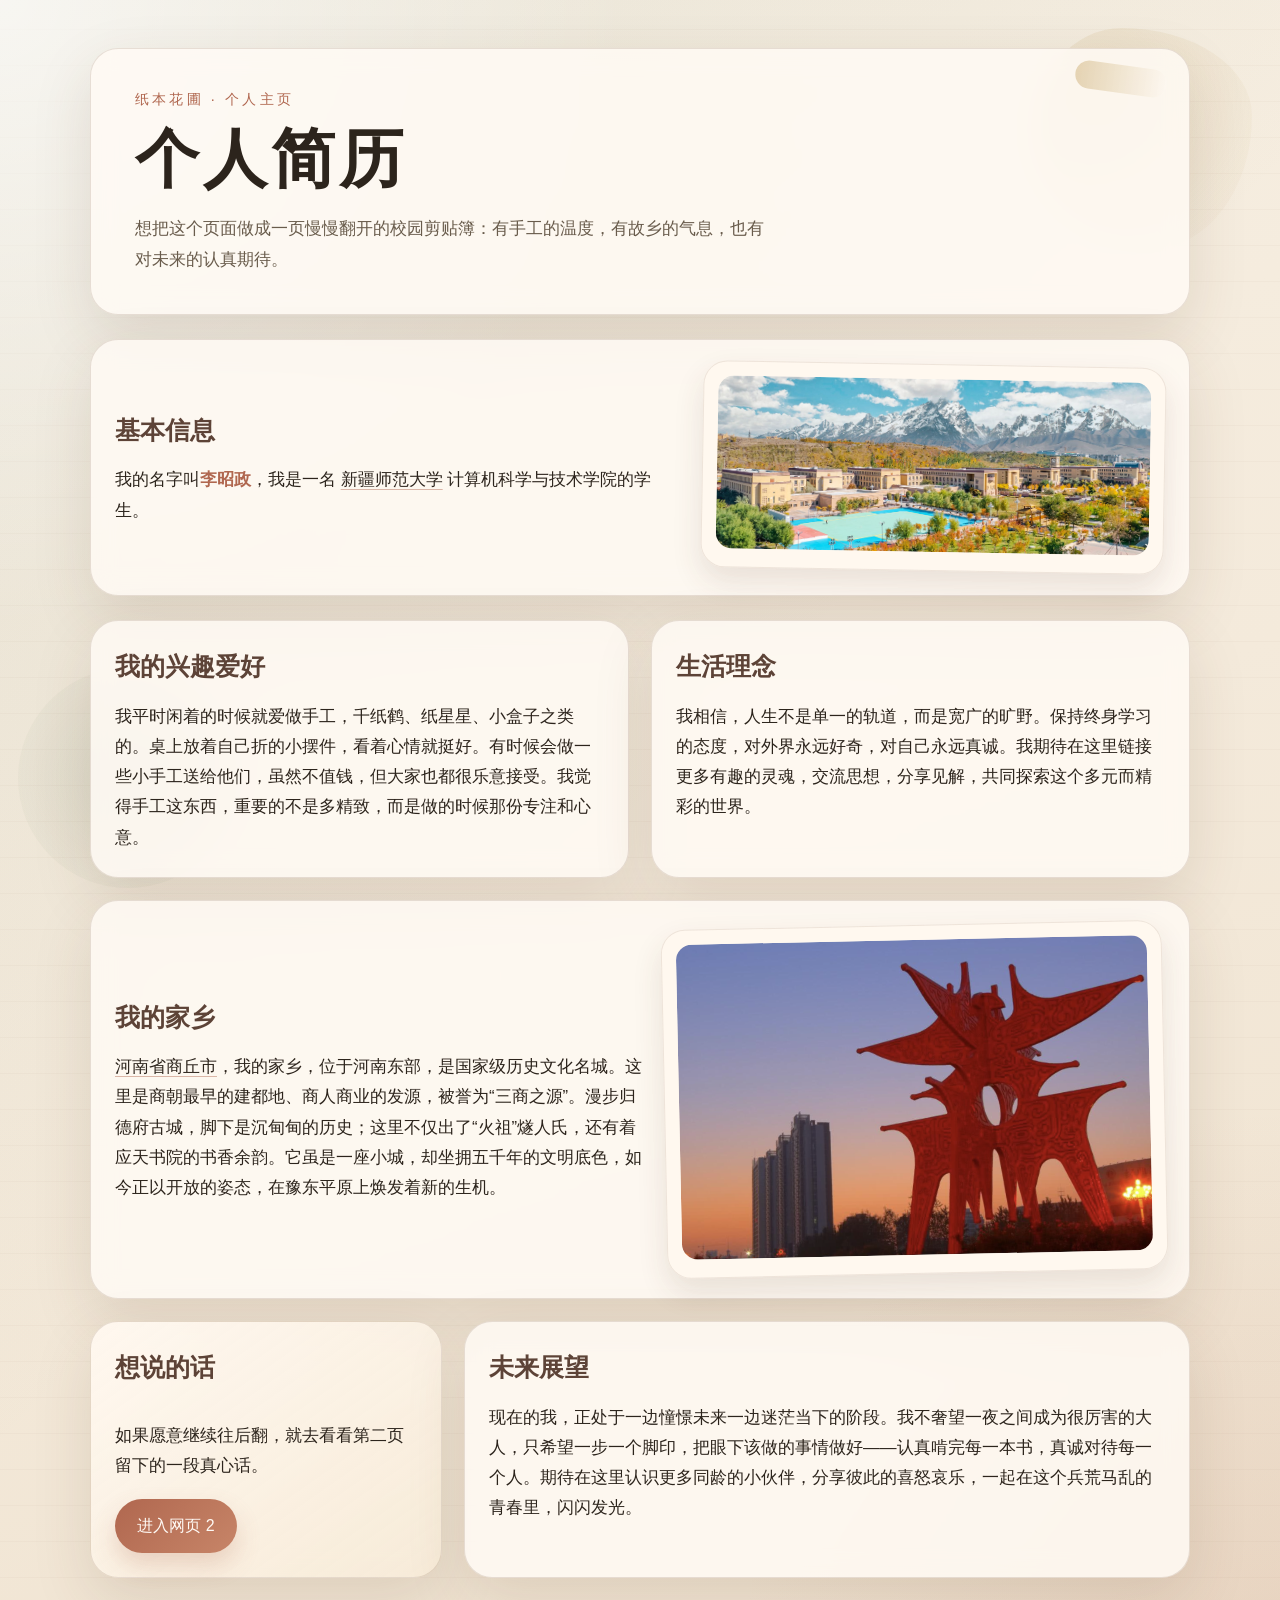
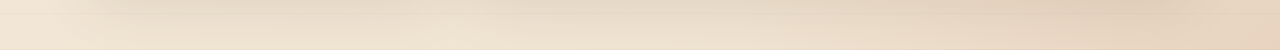
<file: index.html>
<!DOCTYPE html>
<html lang="zh-CN">
<head>
    <meta charset="UTF-8">
    <meta name="viewport" content="width=device-width, initial-scale=1.0">
    <title>个人简历</title>
    <link rel="stylesheet" href="style.css">
</head>
<body>
    <main class="page-shell">
        <header class="hero-card">
            <p class="section-kicker">纸本花圃 · 个人主页</p>
            <h1>个人简历</h1>
            <p class="hero-card__lead">
                想把这个页面做成一页慢慢翻开的校园剪贴簿：有手工的温度，有故乡的气息，也有对未来的认真期待。
            </p>
        </header>

        <section class="panel panel--feature">
            <div class="panel__content">
                <h2>基本信息</h2>
                <p>
                    我的名字叫<span class="accent-text">李昭政</span>，我是一名
                    <a href="https://www.xjnu.edu.cn/" target="_blank" rel="noreferrer">新疆师范大学</a>
                    计算机科学与技术学院的学生。
                </p>
            </div>
            <figure class="photo-card photo-card--wide">
                <img src="2.jpg" alt="校园风景照片">
            </figure>
        </section>

        <div class="panel-grid">
            <section class="panel">
                <h2>我的兴趣爱好</h2>
                <p>
                    我平时闲着的时候就爱做手工，千纸鹤、纸星星、小盒子之类的。桌上放着自己折的小摆件，看着心情就挺好。有时候会做一些小手工送给他们，虽然不值钱，但大家也都很乐意接受。我觉得手工这东西，重要的不是多精致，而是做的时候那份专注和心意。
                </p>
            </section>

            <section class="panel">
                <h2>生活理念</h2>
                <p>
                    我相信，人生不是单一的轨道，而是宽广的旷野。保持终身学习的态度，对外界永远好奇，对自己永远真诚。我期待在这里链接更多有趣的灵魂，交流思想，分享见解，共同探索这个多元而精彩的世界。
                </p>
            </section>

            <section class="panel panel--photo">
                <div class="panel__content">
                    <h2>我的家乡</h2>
                    <p>
                        <a href="https://baike.baidu.com/item/%E5%95%86%E4%B8%98%E5%B8%82/566392" target="_blank" rel="noreferrer">河南省商丘市</a>，我的家乡，位于河南东部，是国家级历史文化名城。这里是商朝最早的建都地、商人商业的发源，被誉为“三商之源”。漫步归德府古城，脚下是沉甸甸的历史；这里不仅出了“火祖”燧人氏，还有着应天书院的书香余韵。它虽是一座小城，却坐拥五千年的文明底色，如今正以开放的姿态，在豫东平原上焕发着新的生机。
                    </p>
                </div>
                <figure class="photo-card">
                    <img src="1.jpg" alt="家乡风景照片">
                </figure>
            </section>

            <section class="panel panel--cta">
                <h2>想说的话</h2>
                <p>如果愿意继续往后翻，就去看看第二页留下的一段真心话。</p>
                <a class="button-link" href="grad.html">进入网页 2</a>
            </section>

            <section class="panel panel--full">
                <h2>未来展望</h2>
                <p>
                    现在的我，正处于一边憧憬未来一边迷茫当下的阶段。我不奢望一夜之间成为很厉害的大人，只希望一步一个脚印，把眼下该做的事情做好——认真啃完每一本书，真诚对待每一个人。期待在这里认识更多同龄的小伙伴，分享彼此的喜怒哀乐，一起在这个兵荒马乱的青春里，闪闪发光。
                </p>
            </section>
        </div>
    </main>
</body>
</html>
</file>
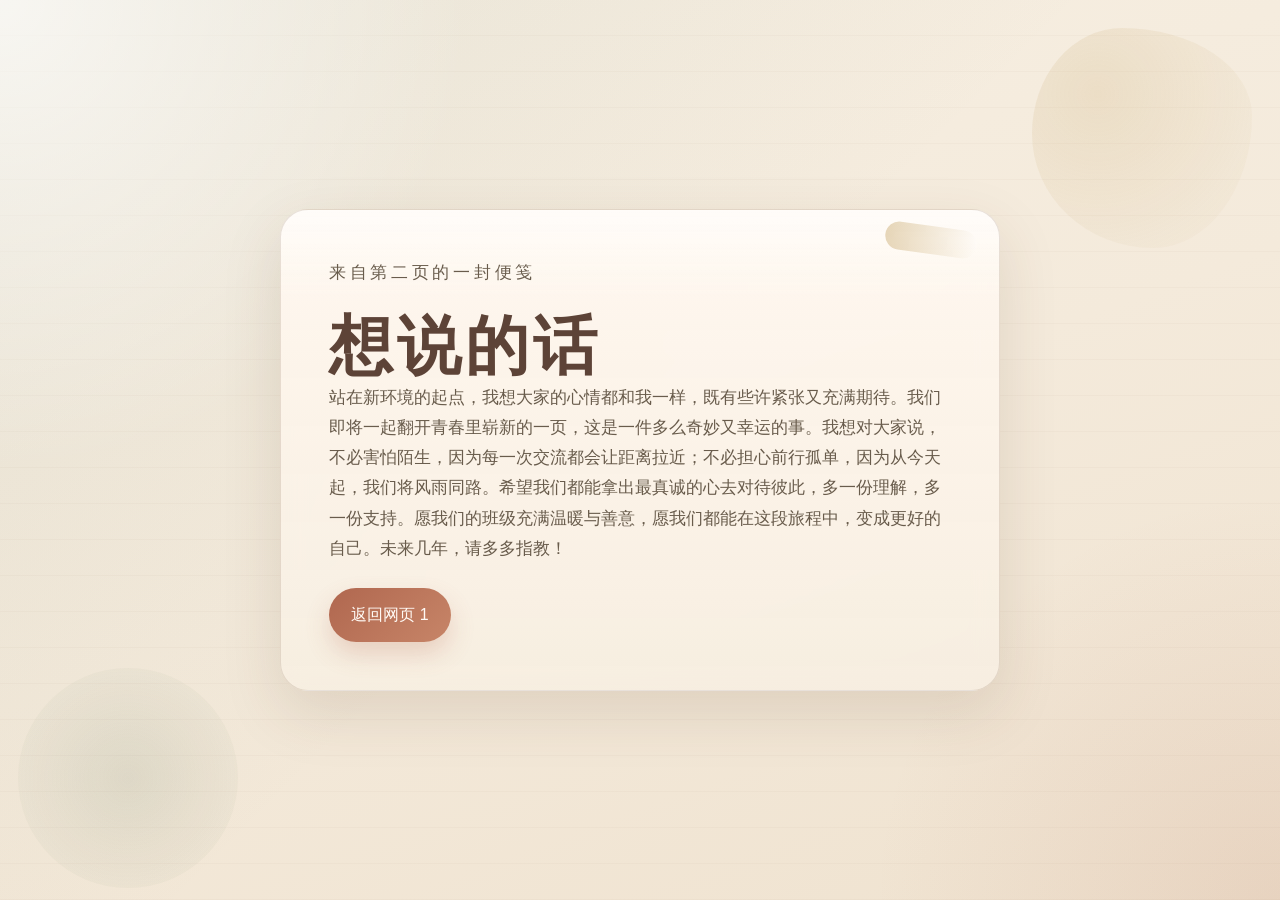
<file: grad.html>
<!DOCTYPE html>
<html lang="zh-CN">
<head>
    <meta charset="UTF-8">
    <meta name="viewport" content="width=device-width, initial-scale=1.0">
    <title>个人简历之想说的话</title>
    <link rel="stylesheet" href="style.css">
</head>
<body>
    <main class="page-shell page-shell--narrow">
        <section class="note-card">
            <p class="section-kicker">来自第二页的一封便笺</p>
            <h1>想说的话</h1>
            <p>
                站在新环境的起点，我想大家的心情都和我一样，既有些许紧张又充满期待。我们即将一起翻开青春里崭新的一页，这是一件多么奇妙又幸运的事。我想对大家说，不必害怕陌生，因为每一次交流都会让距离拉近；不必担心前行孤单，因为从今天起，我们将风雨同路。希望我们都能拿出最真诚的心去对待彼此，多一份理解，多一份支持。愿我们的班级充满温暖与善意，愿我们都能在这段旅程中，变成更好的自己。未来几年，请多多指教！
            </p>
            <a class="button-link" href="index.html">返回网页 1</a>
        </section>
    </main>
</body>
</html>
</file>
<file: style.css>
:root {
    --paper: #f7f0e4;
    --paper-deep: #efe2cf;
    --card: rgba(255, 251, 245, 0.84);
    --card-strong: rgba(255, 248, 240, 0.94);
    --ink: #2c241c;
    --muted: #695c4c;
    --terracotta: #b0674f;
    --sage: #798b72;
    --gold: #c8a86b;
    --shadow: 0 22px 60px rgba(84, 56, 32, 0.13);
    --radius: 28px;
    --line: rgba(112, 82, 56, 0.16);
}

* {
    box-sizing: border-box;
}

html {
    scroll-behavior: smooth;
}

body {
    margin: 0;
    min-height: 100vh;
    color: var(--ink);
    font-family: "Noto Sans SC", "PingFang SC", "Hiragino Sans GB", "Microsoft YaHei", "Helvetica Neue", Arial, "Segoe UI", sans-serif;
    line-height: 1.8;
    background:
        radial-gradient(circle at top left, rgba(255, 255, 255, 0.68), transparent 30%),
        radial-gradient(circle at bottom right, rgba(176, 103, 79, 0.12), transparent 26%),
        linear-gradient(135deg, rgba(121, 139, 114, 0.12), transparent 50%),
        repeating-linear-gradient(
            0deg,
            rgba(140, 111, 82, 0.04) 0,
            rgba(140, 111, 82, 0.04) 1px,
            transparent 1px,
            transparent 36px
        ),
        linear-gradient(160deg, var(--paper) 0%, #f4eadb 52%, var(--paper-deep) 100%);
}

body::before,
body::after {
    content: "";
    position: fixed;
    width: 220px;
    height: 220px;
    pointer-events: none;
    opacity: 0.28;
    z-index: 0;
}

body::before {
    top: 28px;
    right: 28px;
    border-radius: 41% 59% 45% 55% / 48% 40% 60% 52%;
    background: radial-gradient(circle at 30% 30%, rgba(200, 168, 107, 0.72), rgba(200, 168, 107, 0));
}

body::after {
    left: 18px;
    bottom: 12px;
    border-radius: 50%;
    background: radial-gradient(circle at 50% 50%, rgba(121, 139, 114, 0.56), rgba(121, 139, 114, 0));
}

a {
    color: inherit;
    text-decoration-color: rgba(176, 103, 79, 0.45);
    text-underline-offset: 0.22em;
}

a:hover {
    text-decoration-color: var(--terracotta);
}

img {
    display: block;
    width: 100%;
    height: auto;
}

.page-shell {
    position: relative;
    z-index: 1;
    width: min(1100px, calc(100% - 32px));
    margin: 0 auto;
    padding: 48px 0 72px;
}

.page-shell--narrow {
    width: min(760px, calc(100% - 32px));
    display: grid;
    place-items: center;
    min-height: 100vh;
    padding: 36px 0;
}

.hero-card h1,
.note-card h1,
.panel h2 {
    font-family: "Noto Serif SC", "Songti SC", "STSong", "SimSun", Georgia, "Times New Roman", serif;
}

.hero-card,
.panel,
.note-card {
    position: relative;
    background: var(--card);
    border: 1px solid var(--line);
    border-radius: var(--radius);
    box-shadow: var(--shadow);
    backdrop-filter: blur(12px);
}

.hero-card {
    padding: 38px clamp(22px, 4vw, 44px);
    margin-bottom: 24px;
    overflow: hidden;
}

.hero-card::after,
.note-card::after {
    content: "";
    position: absolute;
    top: 16px;
    right: 22px;
    width: 92px;
    height: 28px;
    border-radius: 999px;
    background: linear-gradient(90deg, rgba(200, 168, 107, 0.45), rgba(255, 255, 255, 0.1));
    transform: rotate(8deg);
}

.hero-card h1,
.note-card h1 {
    margin: 0;
    font-size: clamp(2.4rem, 5vw, 4.2rem);
    line-height: 1.1;
    letter-spacing: 0.06em;
}

.section-kicker {
    margin: 0 0 12px;
    color: var(--terracotta);
    letter-spacing: 0.22em;
    text-transform: uppercase;
    font-size: 0.9rem;
}

.hero-card__lead {
    max-width: 40rem;
    margin: 18px 0 0;
    font-size: 1.08rem;
    color: var(--muted);
}

.panel-grid {
    display: grid;
    grid-template-columns: repeat(12, minmax(0, 1fr));
    gap: 22px;
}

.panel {
    padding: 24px;
}

.panel h2,
.note-card h1 {
    color: #5d4337;
}

.panel h2 {
    margin-top: 0;
    margin-bottom: 12px;
    font-size: 1.55rem;
}

.panel p,
.note-card p {
    margin: 0;
    font-size: 1.05rem;
}

.panel--feature,
.panel--photo {
    display: grid;
    gap: 22px;
    align-items: center;
}

.panel--feature {
    grid-template-columns: minmax(0, 1.1fr) minmax(300px, 0.9fr);
    margin-bottom: 24px;
    padding: 24px;
}

.panel--photo {
    grid-column: span 12;
    grid-template-columns: minmax(0, 1fr) minmax(280px, 0.95fr);
}

.panel-grid > .panel:not(.panel--photo):not(.panel--full):not(.panel--cta) {
    grid-column: span 6;
}

.panel--cta {
    grid-column: span 4;
    display: flex;
    flex-direction: column;
    justify-content: space-between;
    gap: 18px;
    background: linear-gradient(145deg, rgba(255, 248, 240, 0.96), rgba(248, 236, 217, 0.84));
}

.panel--full {
    grid-column: span 8;
}

.photo-card {
    margin: 0;
    padding: 14px 14px 18px;
    border-radius: 24px;
    background: var(--card-strong);
    border: 1px solid rgba(112, 82, 56, 0.12);
    box-shadow: 0 14px 30px rgba(81, 52, 29, 0.12);
    transform: rotate(-1.2deg);
}

.photo-card--wide {
    transform: rotate(1deg);
}

.photo-card img {
    border-radius: 16px;
}

.accent-text {
    color: var(--terracotta);
    font-weight: 700;
}

.button-link {
    display: inline-flex;
    align-items: center;
    justify-content: center;
    width: fit-content;
    padding: 0.78rem 1.4rem;
    border-radius: 999px;
    background: linear-gradient(135deg, var(--terracotta), #c78568);
    color: #fffaf5;
    text-decoration: none;
    box-shadow: 0 12px 24px rgba(176, 103, 79, 0.24);
    transition: transform 0.2s ease, box-shadow 0.2s ease;
}

.button-link:hover {
    transform: translateY(-2px);
    box-shadow: 0 18px 30px rgba(176, 103, 79, 0.3);
}

.note-card {
    width: min(100%, 720px);
    padding: clamp(28px, 5vw, 48px);
    background:
        linear-gradient(180deg, rgba(255, 255, 255, 0.6), transparent 18%),
        linear-gradient(180deg, rgba(255, 248, 240, 0.96), rgba(247, 238, 225, 0.92));
}

.note-card p {
    color: var(--muted);
    margin-bottom: 24px;
}

@media (max-width: 860px) {
    .panel-grid {
        grid-template-columns: 1fr;
    }

    .panel-grid > .panel,
    .panel--cta,
    .panel--full,
    .panel--photo {
        grid-column: auto;
    }

    .panel--feature,
    .panel--photo {
        grid-template-columns: 1fr;
    }
}

@media (max-width: 640px) {
    .page-shell {
        width: min(1100px, calc(100% - 20px));
        padding: 28px 0 48px;
    }

    .hero-card,
    .panel,
    .note-card,
    .panel--feature {
        padding: 20px;
    }

    .hero-card h1,
    .note-card h1 {
        font-size: clamp(2rem, 10vw, 3rem);
    }
}
</file>
